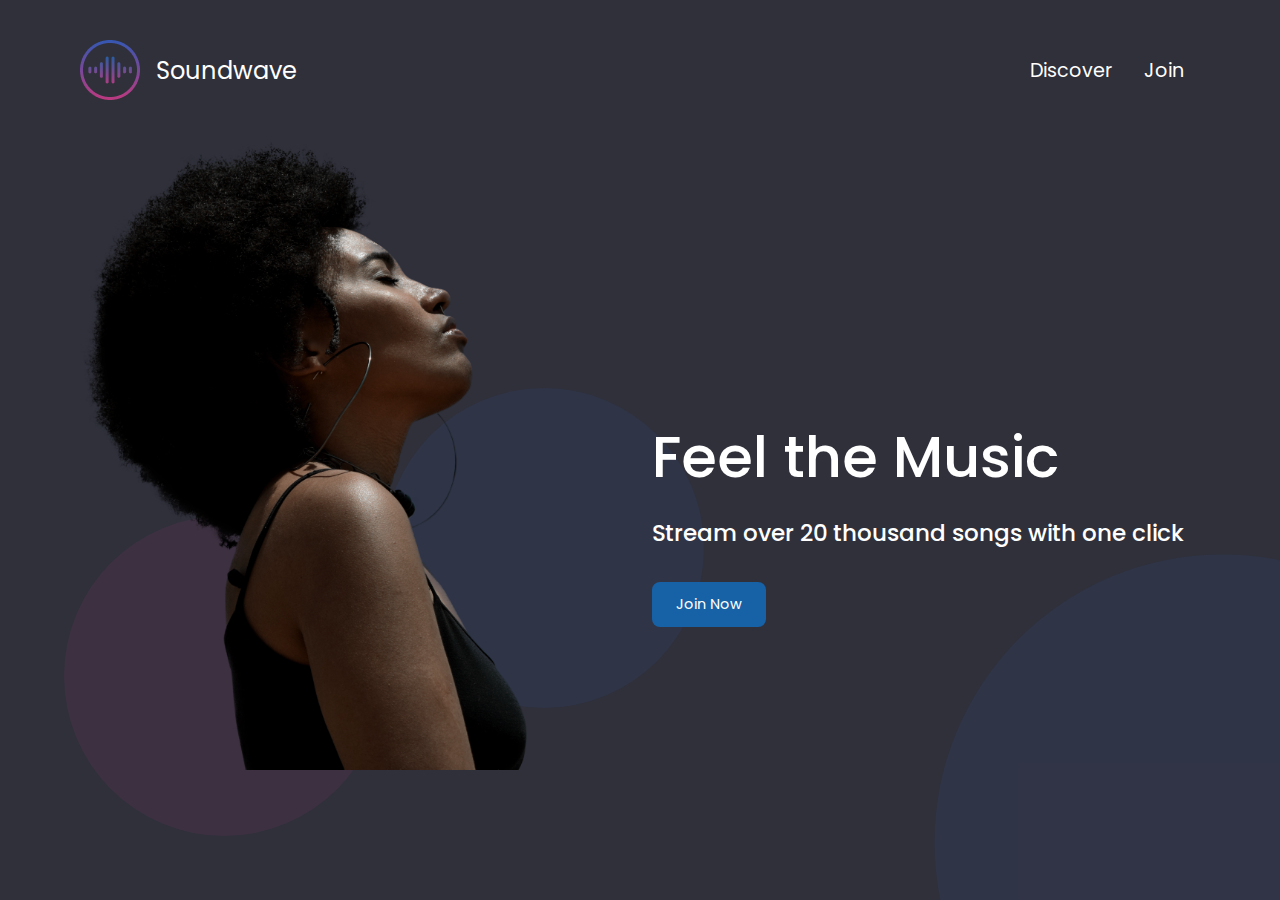
<file: index.html>
<!DOCTYPE html>
<html lang="en">
  <head>
    <meta charset="UTF-8" />
    <meta name="viewport" content="width=device-width, initial-scale=1.0" />
    <link href="styles.css" rel="stylesheet" />
    <link href="index.css" rel="stylesheet" />
    <title>Soundwave</title>
  </head>
  <body class="container full-height-grow">
    <header class="main-header">
      <a href="/" class="brand-logo">
        <img src="images/logo.png" />
        <div class="brand-logo-name">Soundwave</div>
      </a>
      <nav class="main-nav">
        <ul>
          <li><a href="discover.html">Discover</a></li>
          <li><a href="join.html">Join</a></li>
        </ul>
      </nav>
    </header>
    <section class="home-main-section">
      <div class="lady-image"></div>
    </div>
    <div class="call-to-action">
        
      <h1 class="title">Feel the Music</h1>
      <span class="subtitle">Stream over 20 thousand songs with one click</span>
      <a href="join.html" class="btn">Join Now</a>
    </div>
    </section>
    <div class="home-page-circle-1"></div>
    <div class="home-page-circle-2"></div>
    <div class="home-page-circle-3"></div>
  </body>
</html>
</file>
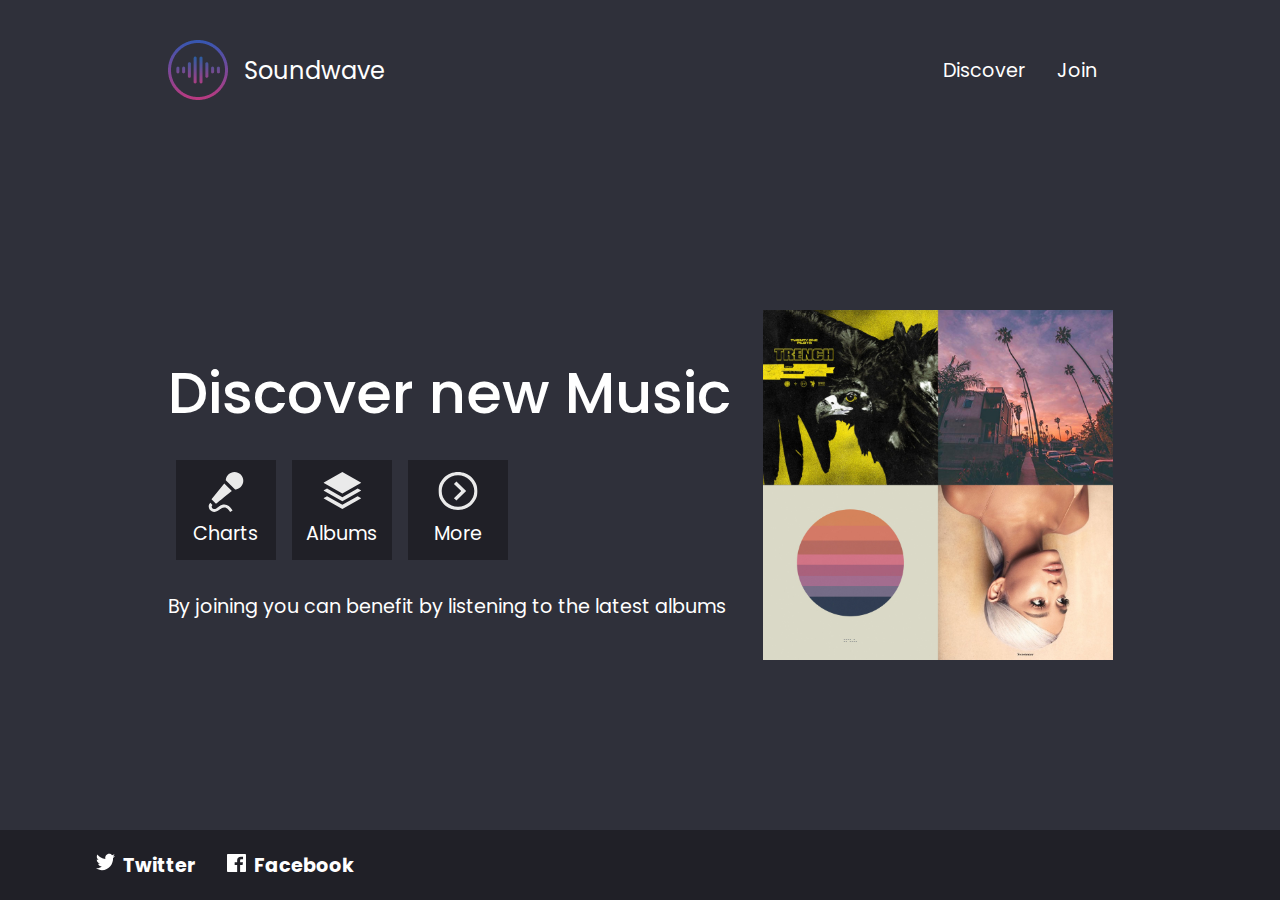
<file: discover.html>
<!DOCTYPE html>
<html lang="en">
  <head>
    <meta charset="UTF-8" />
    <meta name="viewport" content="width=device-width, initial-scale=1.0" />
    <link href="styles.css" rel="stylesheet" />
    <link href="discover.css" rel="stylesheet" />
    <title>Discover</title>
  </head>
  <body class="full-height-grow">
    <div class="container full-height-grow">
      <header class="main-header">
        <a href="/" class="brand-logo">
          <img src="images/logo.png" />
          <div class="brand-logo-name">Soundwave</div>
        </a>
        <nav class="main-nav">
          <ul>
            <li><a href="discover.html">Discover</a></li>
            <li><a href="join.html">Join</a></li>
          </ul>
        </nav>
      </header>
      <section class="discover-main-section">
        <div class="call-to-action">
          <h1 class="title">Discover new Music</h1>
          <div class="icon-section">
            <div class="icon">
              <img src="images/microphone.svg" />
              Charts
            </div>
            <div class="icon">
              <img src="images/albums.svg" />
              Albums
            </div>
            <div class="icon">
              <img src="images/more.svg" />
              More
            </div>
          </div>

          By joining you can benefit by listening to the latest albums
        </div>
        <img class="covers-image" src="images/covers.jpg" />
      </section>
    </div>
    <footer class="main-footer">
      <div class="container">
        <nav class="footer-nav">
          <ul>
            <li>
              <a href="#" class="social-link">
                <img src="images/twitter.svg" />
                Twitter
              </a>
            </li>
            <li>
              <a href="#" class="social-link">
                <img src="images/facebook.svg" />
                Facebook
              </a>
            </li>
          </ul>
        </nav>
      </div>
    </footer>
  </body>
</html>
</file>
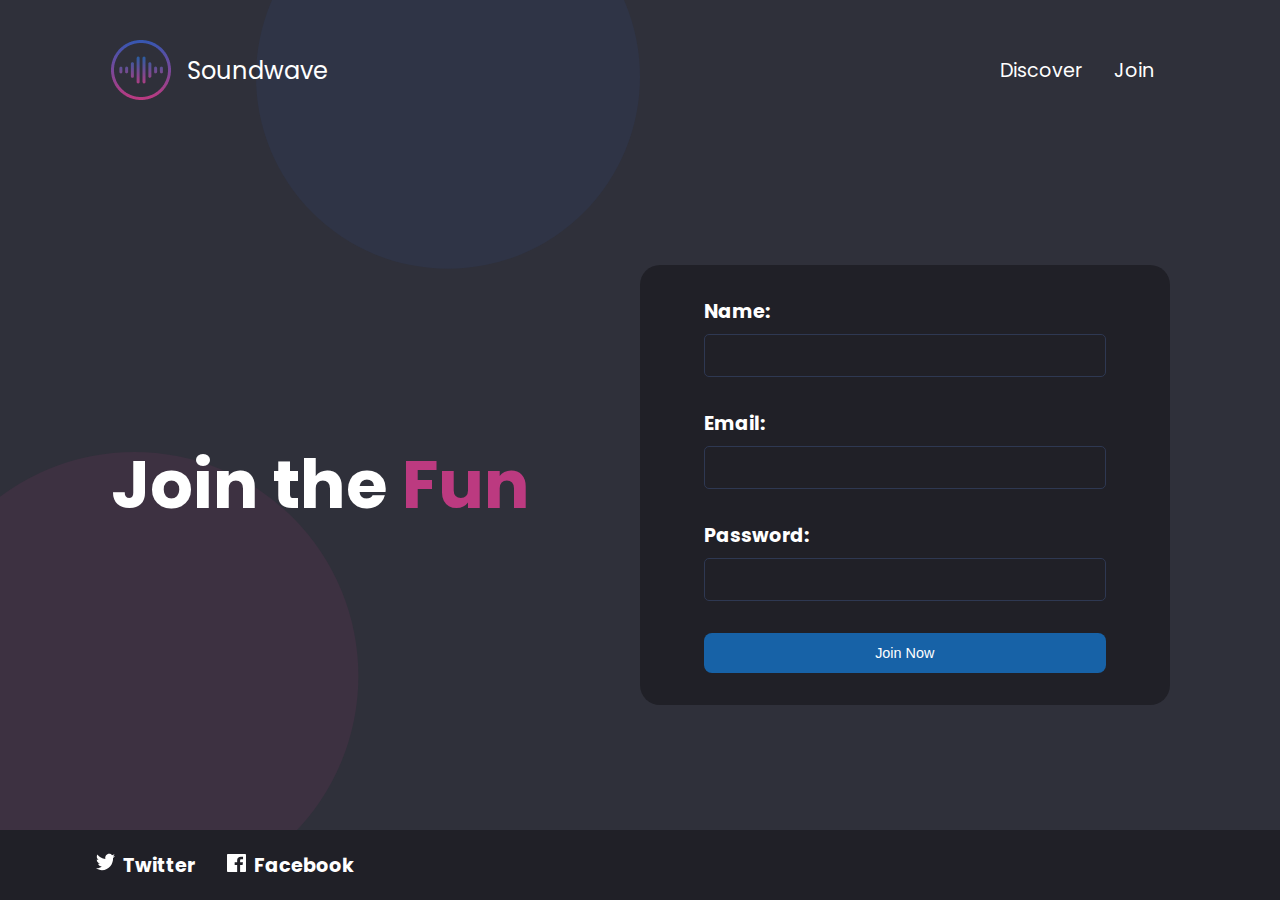
<file: join.html>
<!DOCTYPE html>
<html lang="en">
  <head>
    <meta charset="UTF-8" />
    <meta name="viewport" content="width=device-width, initial-scale=1.0" />
    <link href="styles.css" rel="stylesheet" />
    <link href="join.css" rel="stylesheet" />
    <title>Join</title>
  </head>
  <body class="full-height-grow">
    <div class="container full-height-grow">
      <header class="main-header">
        <a href="/" class="brand-logo">
          <img src="images/logo.png" />
          <div class="brand-logo-name">Soundwave</div>
        </a>
        <nav class="main-nav">
          <ul>
            <li><a href="discover.html">Discover</a></li>
            <li><a href="join.html">Join</a></li>
          </ul>
        </nav>
      </header>
      <section class="join-main-section">
        <h1 class="join-text">
          Join the
          <span class="accent-text">Fun</span>
        </h1>
        <form class="join-form">
          <div class="input-group">
            <label>Name:</label>
            <input type="text" />
          </div>
          <div class="input-group">
            <label>Email:</label>
            <input type="email" />
          </div>
          <div class="input-group">
            <label>Password:</label>
            <input type="password" />
          </div>
          <div class="input-group">
            <button type="submit" class="btn">Join Now</button>
          </div>
        </form>
      </section>
    </div>

    <div class="join-page-circle-1"></div>
    <div class="join-page-circle-2"></div>
    <footer class="main-footer">
      <div class="container">
        <nav class="footer-nav">
          <ul>
            <li>
              <a href="#" class="social-link">
                <img src="images/twitter.svg" />
                Twitter
              </a>
            </li>
            <li>
              <a href="#" class="social-link">
                <img src="images/facebook.svg" />
                Facebook
              </a>
            </li>
          </ul>
        </nav>
      </div>
    </footer>
  </body>
</html>
</file>
<file: styles.css>
@import url("https://fonts.googleapis.com/css2?family=Poppins:wght@400;500;700&display=swap");

*,
*::before,
*::after {
  box-sizing: border-box;
}

body {
  padding: 0;
  margin: 0;
  background-color: #2f303a;
  font-family: Poppins, sans-serif;
  font-size: 1.2rem;
  color: white;
  min-height: 100vh;
}

.full-height-grow {
  display: flex;
  flex-direction: column;
}

.brand-logo {
  display: flex;
  align-items: center;
  font-size: 1.25em;
  color: inherit;
  text-decoration: none;
}

.brand-logo-name {
  margin-left: 1rem;
}

.main-nav ul,
.footer-nav ul {
  display: flex;
  margin: 0;
  padding: 0;
  list-style: none;
}

.main-nav a,
.footer-nav a {
  color: inherit;
  text-decoration: none;
  padding: 1rem;
}

.main-nav a:hover,
.footer-nav a:hover {
  color: #adadad;
}

.main-header,
.main-footer {
  display: flex;
  justify-content: space-between;
  align-items: center;
}

.main-footer {
  height: 70px;
  background-color: #202027;
  font-weight: bold;
}

.social-link img {
  width: 1em;
  margin-right: 0.25rem;
}

.main-footer .container {
  display: flex;
  justify-content: space-between;
}
.main-header {
  height: 140px;
}

.container {
  max-width: 1200px;
  margin: 0 auto;
  padding: 0 40px;
  flex-grow: 1;
}

.title {
  font-weight: 500;
  font-size: 3em;
  margin-bottom: 1rem;
  margin-top: 0;
}

.subtitle {
  font-weight: 500;
  font-size: 1.2em;
  margin-bottom: 2rem;
}

.btn {
  color: white;
  background-color: #1762a7;
  padding: 0.75rem 1.5rem;
  border-radius: 0.5rem;
  text-decoration: none;
  font-size: 0.9rem;
  outline: none;
  border: none;
  cursor: pointer;
}

.btn:hover {
  background-color: #2180d8;
}

.btn:focus {
  background-color: #2796ff;
}
</file>
<file: index.css>
.home-main-section {
  display: flex;
  align-items: stretch;
  justify-content: space-between;
  flex-grow: 1;
}

.home-main-section .img-wrapper {
  flex-grow: 1;
  flex-direction: column;
  display: flex;
  align-items: stretch;
  justify-content: flex-end;
}

.home-main-section .lady-image {
  background-image: url(images/landing-page-girl.png);
  flex-grow: 1;
  max-height: 70vh;
  min-width: 30vw;
  background-size: contain;
  background-repeat: no-repeat;
  background-position: bottom left;
}

.home-main-section .call-to-action {
  display: flex;
  flex-direction: column;
  align-items: flex-start;
  margin: 1rem;
  align-self: center;
}

@media (max-width: 900px) {
  .home-main-section .img-wrapper {
    display: none;
  }
}

.home-main-section {
  justify-content: center;
}

.home-page-circle-1 {
  position: absolute;
  width: 25vw;
  height: 25vw;
  border-radius: 50%;
  background-color: rgba(188, 58, 128, 0.1);
  bottom: 5vw;
  left: 5vw;
  z-index: -1;
}

.home-page-circle-2 {
  position: absolute;
  width: 25vw;
  height: 25vw;
  border-radius: 50%;
  background-color: rgb(52, 87, 178, 0.1);
  bottom: 15vw;
  left: 30vw;
  z-index: -1;
}

.home-page-circle-3 {
  position: absolute;
  overflow: hidden;
  width: 45vw;
  height: 45vw;
  bottom: 0;
  right: 0;
  z-index: -1;
}

.home-page-circle-3::before {
  content: "";
  transform: translate(40%, 40%);
  position: absolute;
  height: 100%;
  width: 100%;
  border-radius: 50%;
  background-color: rgb(52, 87, 178, 0.1);
}
</file>
<file: discover.css>
.discover-main-section {
  display: flex;
  align-items: center;
  justify-content: space-between;
  flex-grow: 1;
}

.discover-main-section .covers-image {
  width: 30vw;
  margin-left: 2rem;
  height: auto;
  max-width: 350px;
}

.icon-section {
  display: flex;
}

.icon {
  display: flex;
  flex-direction: column;
  justify-content: space-between;
  align-items: center;
  margin: 0.5rem;
  padding: 0.75rem;
  width: 100px;
  height: 100px;
  background-color: #202027;
  margin-bottom: 2rem;
}

.icon img {
  width: 40px;
}
@media (max-width: 800px) {
  .discover-main-section {
    flex-direction: column;
    justify-content: center;
  }
  .discover-main-section .covers-image {
    margin-top: 2rem;
    height: 30vh;
    width: auto;
  }
}
</file>
<file: join.css>
.join-main-section {
  display: flex;
  justify-content: space-between;
  align-items: center;
  flex-grow: 1;
}

.join-text {
  font-size: 3.5em;
  font-weight: bold;
  margin: 0;
}

.accent-text {
  color: #bc3a80;
}

.join-form {
  background-color: #202027;
  width: 50vw;
  max-width: 50%;
  padding: 2rem 4rem;
  border-radius: 20px;
}

.input-group {
  margin-bottom: 2rem;
  display: flex;
  flex-direction: column;
}

.input-group:last-child {
  margin-bottom: 0;
}

.input-group label {
  font-weight: bold;
  margin-bottom: 0.5rem;
}

.input-group input {
  outline: none;
  background: none;
  border: 1px solid #2e3852;
  font-size: 1em;
  padding: 0.5em;
  color: inherit;
  border-radius: 5px;
}

.input-group input:focus {
  border-color: #596da0;
}

@media (max-width: 900px) {
  .join-main-section {
    flex-direction: column;
    justify-content: center;
  }

  .join-form {
    width: 80vw;
    max-width: inherit;
    margin: 2rem 0;
  }
}

.join-page-circle-1 {
  position: absolute;
  overflow: hidden;
  width: 35vw;
  height: 35vw;
  bottom: 0;
  left: 0;
  z-index: -1;
}

.join-page-circle-1::before {
  content: "";
  transform: translateX(-20%);
  position: absolute;
  height: 100%;
  width: 100%;
  border-radius: 50%;
  background-color: rgb(188, 58, 128, 0.1);
}

.join-page-circle-2 {
  position: absolute;
  overflow: hidden;
  width: 30vw;
  height: 30vw;
  top: 0;
  bottom: 0;
  left: 20vw;
  z-index: -1;
}

.join-page-circle-2::before {
  content: "";
  transform: translateY(-30%);
  position: absolute;
  height: 100%;
  width: 100%;
  border-radius: 50%;
  background-color: rgb(52, 87, 178, 0.1);
}
</file>
